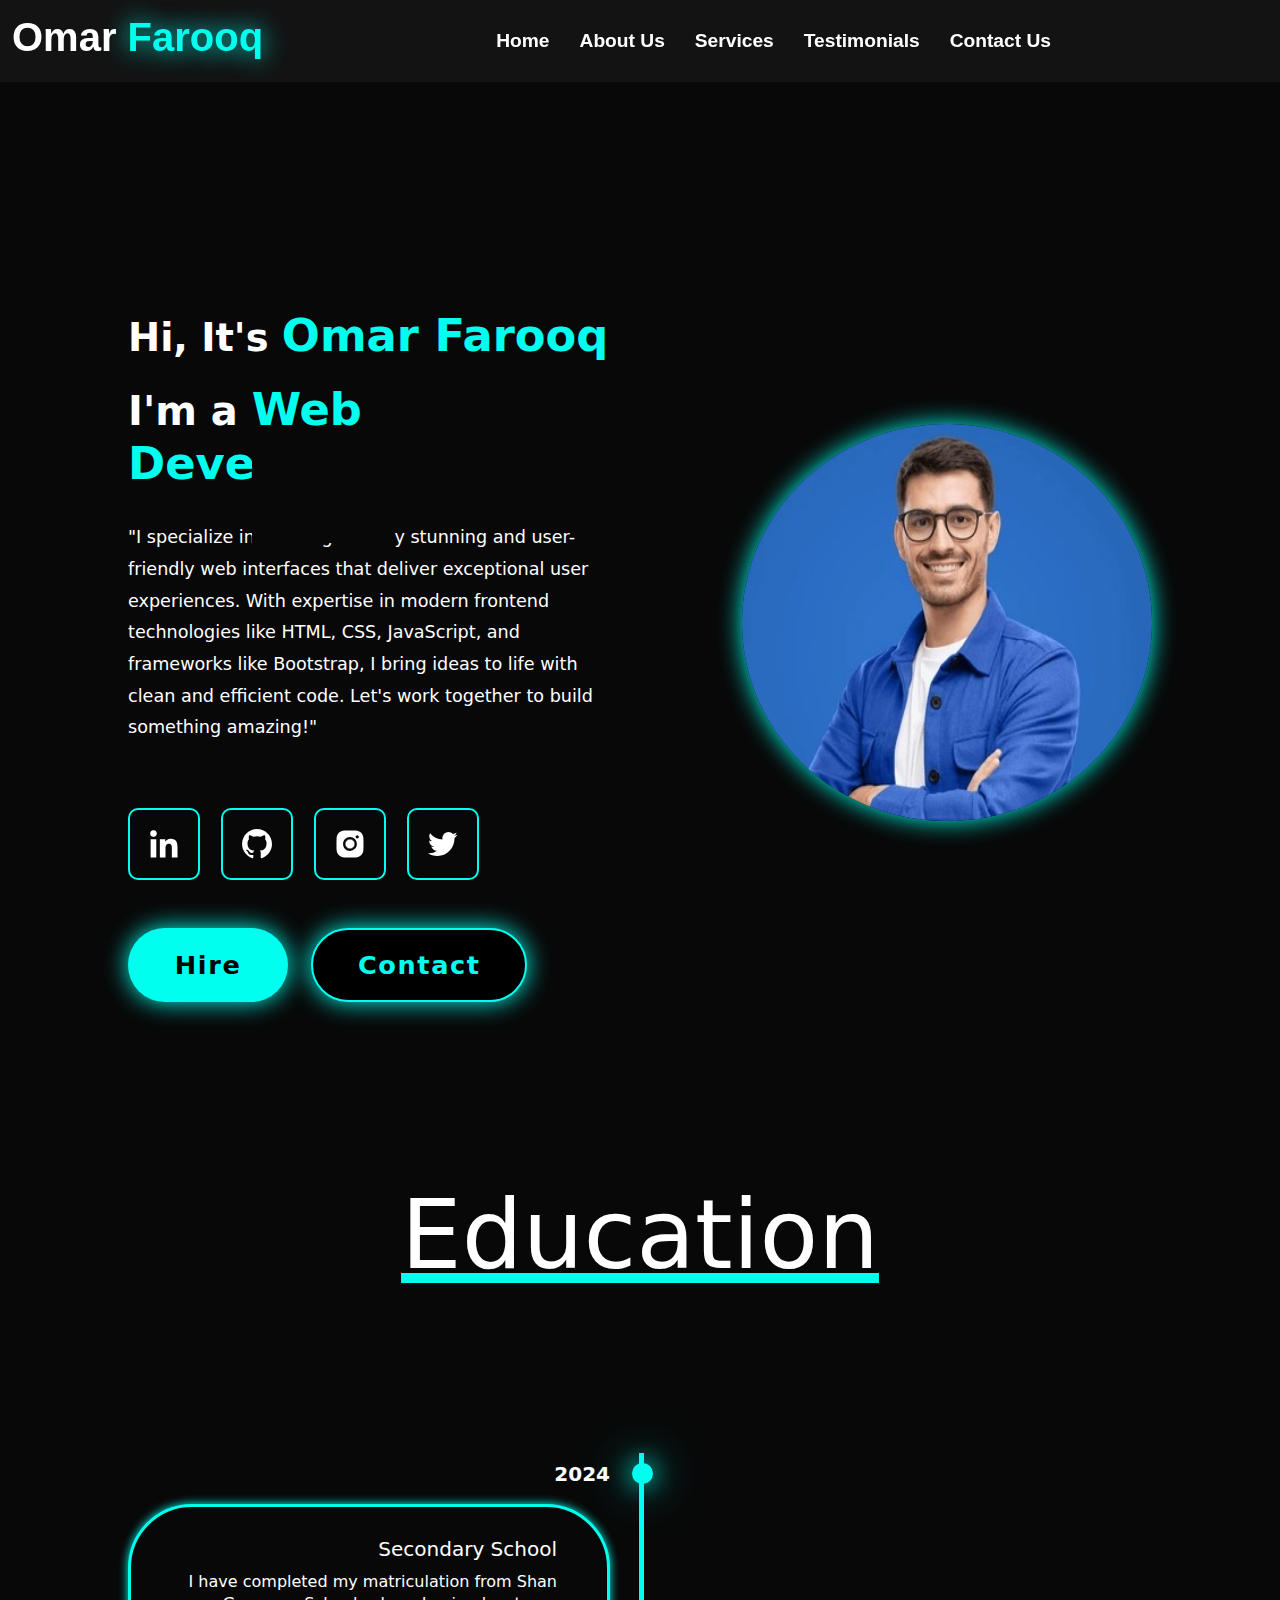
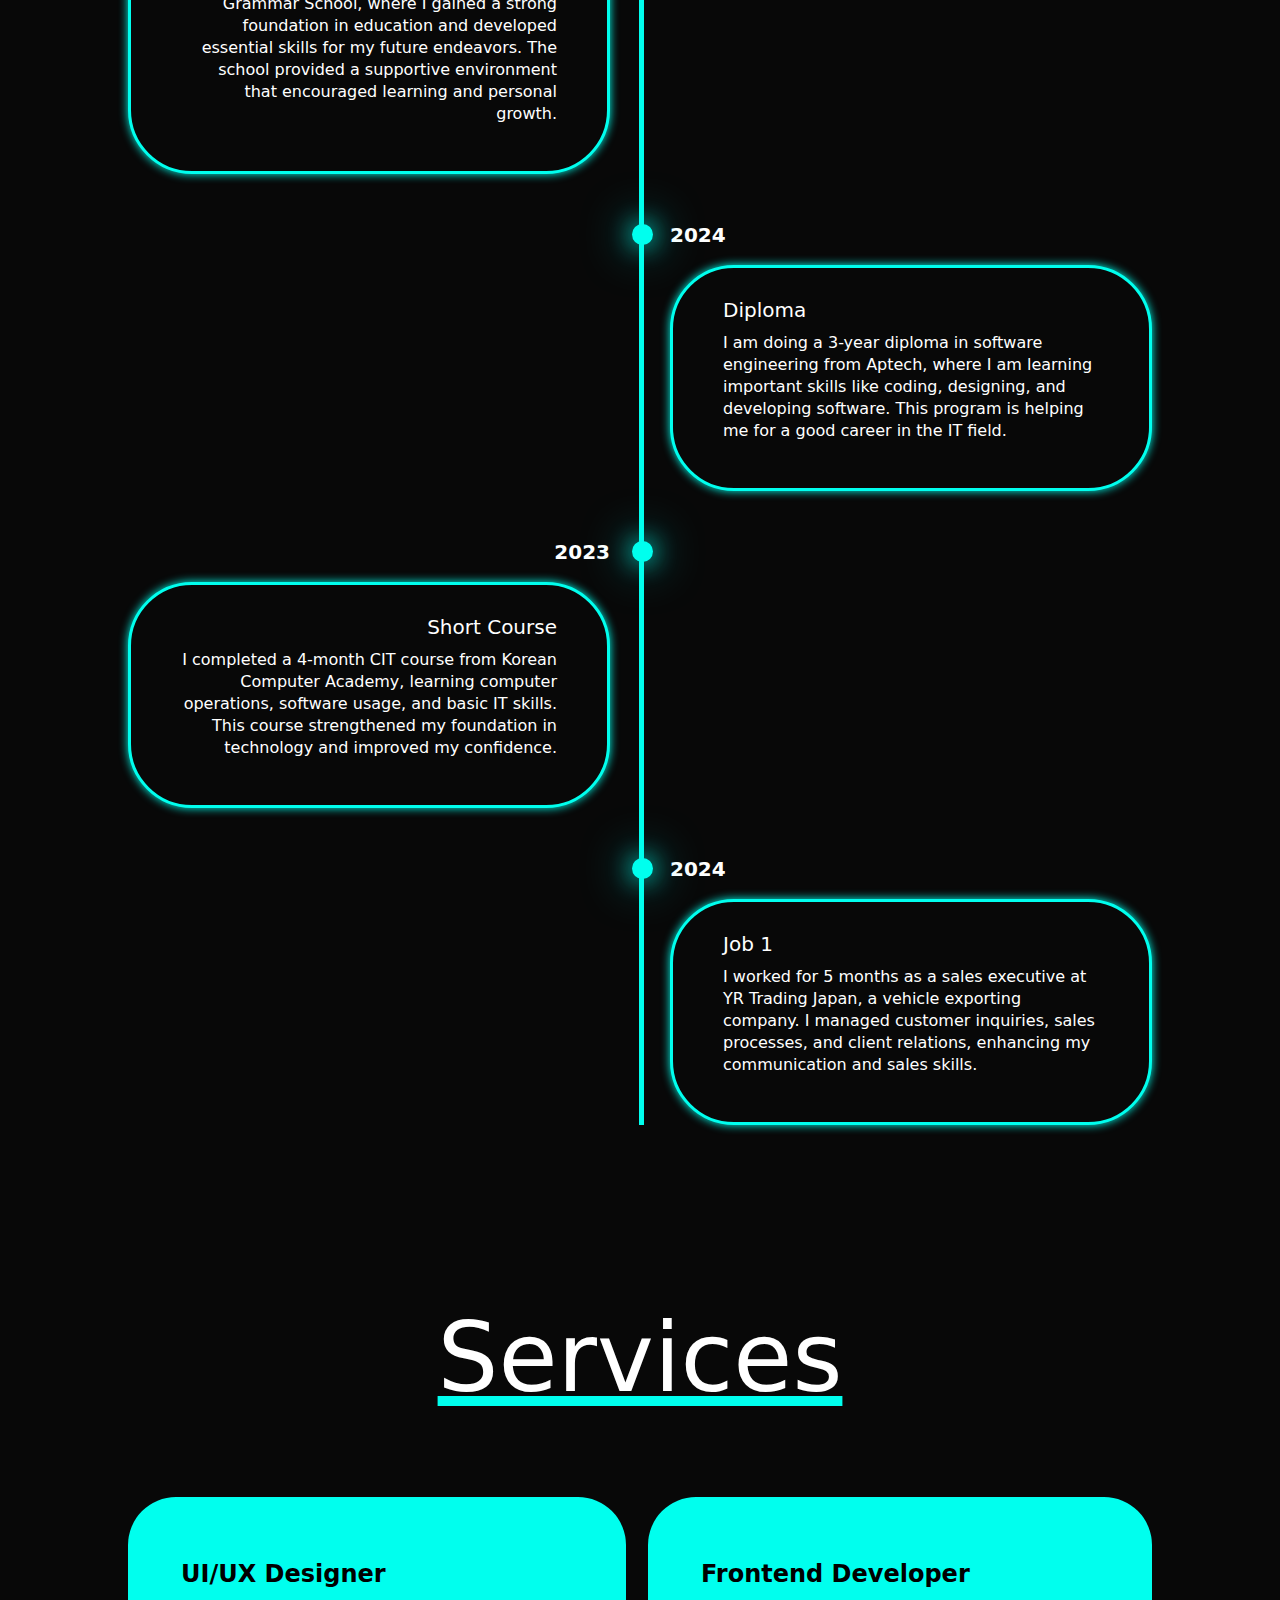
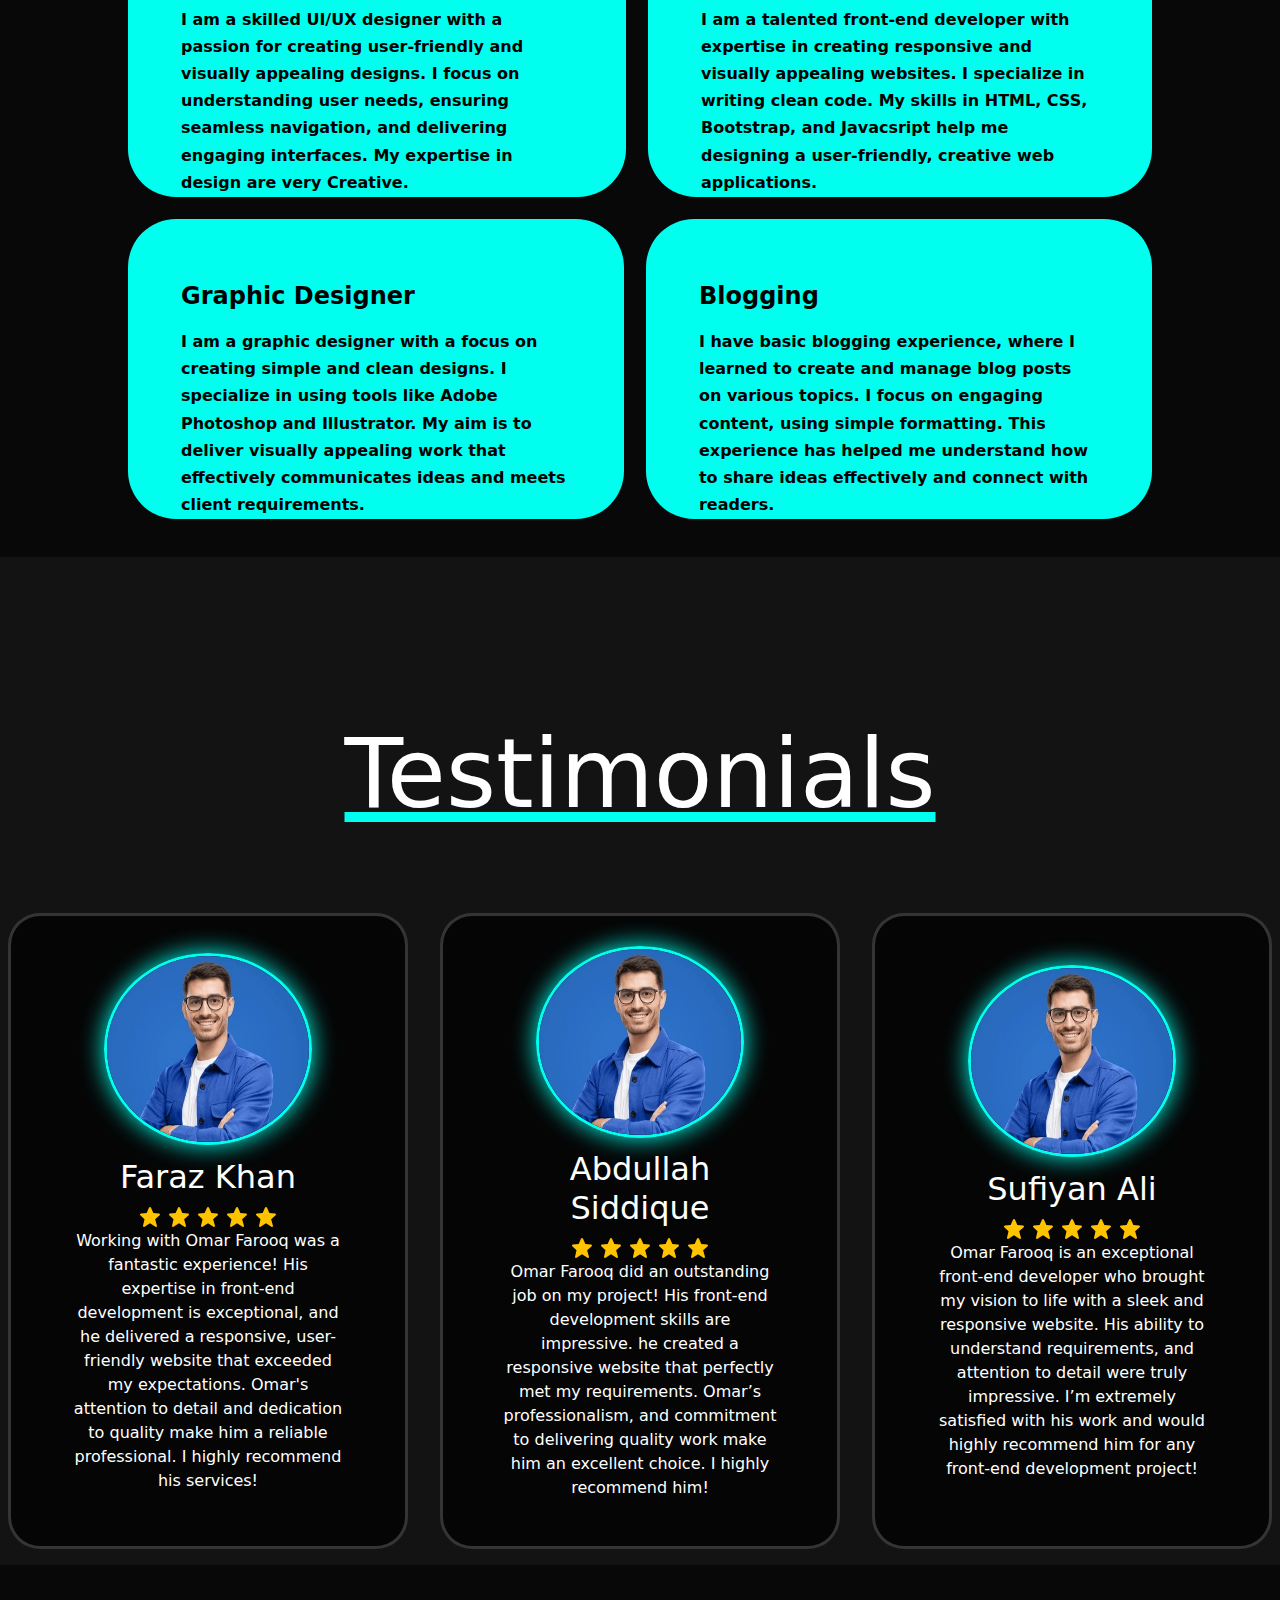
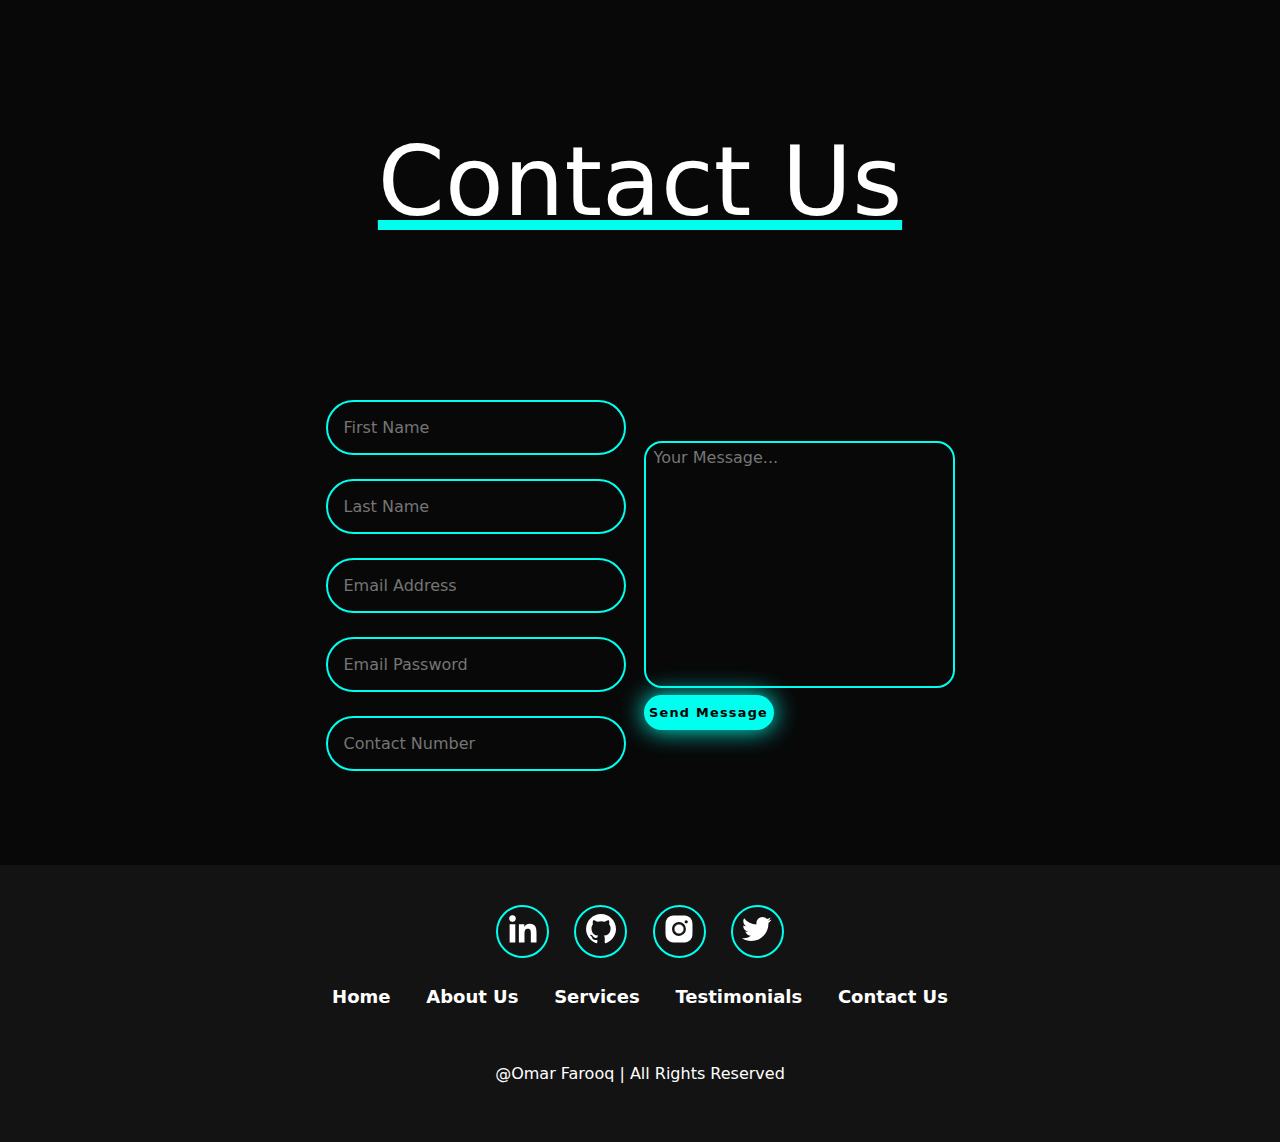
<file: Home.html>
<!DOCTYPE html>
<html lang="en">
<head>
    <meta charset="UTF-8">
    <meta name="viewport" content="width=device-width, initial-scale=1.0">
    <title>Portfolio</title>
    <link href="bootstrap-5.3.3-dist/css/bootstrap.css" rel="stylesheet">
    <link rel="stylesheet" href="Home.css">
    <link rel="shortcut icon" href="IMG/Home/Blue Man 2.jpg" type="image/x-icon">
</head>
<body>
    <!-- NAVBAR START -->
    <header>
    <nav style="font-family: Arial, Helvetica, sans-serif;font-weight: bolder;" class="navbar navbar-expand-lg navbar-light w-100">
        <div class="container-fluid">
          <a href="#" class="navbar-brand">
            <h1 style="font-weight: bolder;color: white;">Omar <b class="farooq" style="color: #00ffee;">Farooq</b></h1>
          </a>
          <button class="navbar-toggler" type="button" data-bs-toggle="collapse" data-bs-target="#navbarNav">
            <span style="color: #00ffee;background-color: #00ffee;border-radius: 5px;height: 60px;" class="navbar-toggler-icon"></span>
          </button>
          <div class="nav-div collapse navbar-collapse" id="navbarNav">
            <ul style="width: 100%;justify-content: center;" class="navbar-nav ms-auto">
              <li class="nav-item"><a href="#home">Home</a></li>
              <li class="nav-item"><a href="#aboutus">About Us</a></li>
              <li class="nav-item"><a href="#services">Services</a></li>
              <li class="nav-item"><a href="#testimonials">Testimonials</a></li>
              <li class="nav-item"><a href="#contactus">Contact Us</a></li>
            </ul>
          </div>
        </div>
      </nav>
    </header>
      <!-- NAVBAR END -->

      <!-- CONTENT START -->
      <section class="home" id="home">
        <div class="home-content">
          <h1>Hi, It's <span>Omar Farooq</span></h1>
          <h3 class="text-animation">I'm a <span></span></h3>
          <p>"I specialize in creating visually stunning and user-friendly web interfaces that deliver exceptional user experiences. With expertise in modern frontend technologies like HTML, CSS, JavaScript, and frameworks like Bootstrap, I bring ideas to life with clean and efficient code. Let's work together to build something amazing!"</p>

          <div class="social-icons">
            <a href="https://www.linkedin.com/in/omar-farooq-534831341/?trk=public-profile-join-page" target="_blank"><img src="IMG/Home/linkedin-logo-36.png" alt=""></a>
            <a href="https://github.com/mohammadomarf37" target="_blank"><img src="IMG/Home/github-logo-36.png" alt=""></a>
            <a href="https://www.instagram.com/omar.farooq222/?utm_source=ig_web_button_share_sheet" target="_blank"><img src="IMG/Home/instagram-alt-logo-36.png" alt=""></a>
            <a href="https://x.com/omarfarooq146" target="_blank"><img src="IMG/Home/twitter-logo-36.png" alt=""></a>
          </div>

          <div class="btn-group">
            <a style="border-radius: 50px;" href="#contactus" class="btn">Hire</a>
            <a style="border-radius: 50px;" href="#contactus" class="btn">Contact</a>
          </div>
        </div>
        <div class="home-img">
          <img src="IMG/Home/Blue Man 2.jpg" alt="">
        </div>
      </section>
      <!-- CONTENT END -->

      <!-- EDUCATION START -->
      <section id="aboutus" style="color: white;" class="eductaion">
        <h2 class="heading">Education</h2>
        
        <div class="timeline-items">

          <div class="timeline-item">
            <div class="timeline-dot"></div>
              <div class="timeline-date">2024</div>
              <div class="timeline-content">
                <h3>Secondary School</h3>
                <p>I have completed my matriculation from Shan Grammar School, where I gained a strong foundation in education and developed essential skills for my future endeavors. The school provided a supportive environment that encouraged learning and personal growth.</p>
              </div>
          </div>
  
  
          <div class="timeline-item">
            <div class="timeline-dot"></div>
              <div class="timeline-date">2024</div>
              <div class="timeline-content">
                <h3>Diploma</h3>
                <p>I am doing a 3-year diploma in software engineering from Aptech, where I am learning important skills like coding, designing, and developing software. This program is helping me for a good career in the IT field.</p>
              </div>
          </div>
  
          <div class="timeline-item">
            <div class="timeline-dot"></div>
              <div class="timeline-date">2023</div>
              <div class="timeline-content">
                <h3>Short Course</h3>
                <p>I completed a 4-month CIT course from Korean Computer Academy, learning computer operations, software usage, and basic IT skills. This course strengthened my foundation in technology and improved my confidence.</p>
              </div>
          </div>
  
          <div class="timeline-item">
            <div class="timeline-dot"></div>
              <div class="timeline-date">2024</div>
              <div class="timeline-content">
                <h3>Job 1</h3>
                <p>I worked for 5 months as a sales executive at YR Trading Japan, a vehicle exporting company. I managed customer inquiries, sales processes, and client relations, enhancing my communication and sales skills.</p>
              </div>
          </div>

        </div>
        
      </section>
      <!-- EDUCATION END -->

      <!-- SERVICES START -->
          <section class="services" id="services">
            <h2 class="heading">Services</h2>

            <div class="box-main">
            <div class="services-container">
              <div class="service-box">
                <div class="service-info">
                  <h4>UI/UX Designer</h4>
                  <p>I am a skilled UI/UX designer with a passion for creating user-friendly and visually appealing designs. I focus on understanding user needs, ensuring seamless navigation, and delivering engaging interfaces. My expertise in design are very Creative.</p>
                </div>
              </div>
            </div>

            <div class="services-container">
              <div class="service-box">
                <div class="service-info">
                  <h4>Frontend Developer</h4>
                  <p>I am a talented front-end developer with expertise in creating responsive and visually appealing websites. I specialize in writing clean code. My skills in HTML, CSS, Bootstrap, and Javacsript help me designing a  user-friendly, creative web applications.</p>
                </div>
              </div>
            </div>
            </div>

            <div class="box-main">
            <div class="services-container">
              <div class="service-box">
                <div class="service-info">
                  <h4>Graphic Designer</h4>
                  <p>I am a graphic designer with a focus on creating simple and clean designs. I specialize in using tools like Adobe Photoshop and Illustrator. My aim is to deliver visually appealing work that effectively communicates ideas and meets client requirements.</p>
                </div>
              </div>
            </div>

            <div class="services-container">
              <div class="service-box">
                <div class="service-info">
                  <h4>Blogging</h4>
                  <p>I have basic blogging experience, where I learned to create and manage blog posts on various topics. I focus on engaging content, using simple formatting. This experience has helped me understand how to share ideas effectively and connect with readers.</p>
                </div>
              </div>
            </div>
          </div>

          </section>
      <!-- SERVICES END -->

      <!-- TESTIMONILAS START -->
       <section class="testimonials" id="testimonials">
          <div style="color: white;" class="testimonials-box">
              <h2 class="heading">Testimonials</h2>

              <div class="testimonial-main">
              <div class="wrapper" >
                <div class="testimonial-item">
                  <img class="testi-img" src="IMG/Home/Blue Man 2.jpg" alt="">
                  <h2>Faraz Khan</h2>
                  <div class="rating">
                    <img src="IMG/Home/star-solid-24.png" alt="Star">
                    <img src="IMG/Home/star-solid-24.png" alt="Star">
                    <img src="IMG/Home/star-solid-24.png" alt="Star">
                    <img src="IMG/Home/star-solid-24.png" alt="Star">
                    <img src="IMG/Home/star-solid-24.png" alt="Star">
                  </div>
                  <p>Working with Omar Farooq was a fantastic experience! His expertise in front-end development is exceptional, and he delivered a responsive, user-friendly website that exceeded my expectations. Omar's attention to detail and dedication to quality make him a reliable professional. I highly recommend his services!</p>
                </div>
              </div>

              <div class="wrapper">
                <div class="testimonial-item">
                  <img class="testi-img" src="IMG/Home/Blue Man 2.jpg" alt="">
                  <h2>Abdullah Siddique</h2>
                  <div class="rating">
                    <img src="IMG/Home/star-solid-24.png" alt="Star">
                    <img src="IMG/Home/star-solid-24.png" alt="Star">
                    <img src="IMG/Home/star-solid-24.png" alt="Star">
                    <img src="IMG/Home/star-solid-24.png" alt="Star">
                    <img src="IMG/Home/star-solid-24.png" alt="Star">
                  </div>
                  <p>Omar Farooq did an outstanding job on my project! His front-end development skills are impressive. he created a responsive website that perfectly met my requirements. Omar’s professionalism, and commitment to delivering quality work make him an excellent choice. I highly recommend him!</p>
                </div>
              </div>

              <div class="wrapper">
                <div class="testimonial-item">
                  <img class="testi-img" src="IMG/Home/Blue Man 2.jpg" alt="">
                  <h2>Sufiyan Ali</h2>
                  <div class="rating">
                    <img src="IMG/Home/star-solid-24.png" alt="Star">
                    <img src="IMG/Home/star-solid-24.png" alt="Star">
                    <img src="IMG/Home/star-solid-24.png" alt="Star">
                    <img src="IMG/Home/star-solid-24.png" alt="Star">
                    <img src="IMG/Home/star-solid-24.png" alt="Star">
                  </div>
                  <p>Omar Farooq is an exceptional front-end developer who brought my vision to life with a sleek and responsive website. His ability to understand requirements, and attention to detail were truly impressive. I’m extremely satisfied with his work and would highly recommend him for any front-end development project!</p>
                </div>
              </div>
            </div>

          </div>
       </section>
      <!-- TESTIMONILAS END -->

      <!-- CONTACT US START -->
       <section class="contact" id="contactus">
            <h2 style="color: white;" class="heading">Contact Us</h2>

            <form class="input-form" name="contact-form" method="POST" netlify>
              <div class="input">
                <input class="inputs" type="text" name="first-name" placeholder="First Name" required><br>
                <input class="inputs" type="text" name="last-name" placeholder="Last Name" required><br>
                <input class="inputs" type="email" name="email" placeholder="Email Address" required><br>
                <input class="inputs" type="password" id="password" name="password" placeholder="Email Password" required><br>
                <input class="inputs" type="tel" pattern="\d{11}" name="contact-number" placeholder="Contact Number" required>
              </div>
            
              <div class="txtarea">
                <textarea name="message" cols="35" rows="10" placeholder="Your Message..."></textarea><br>
                <input type="submit" value="Send Message" class="inbtn" style="border-radius: 30vh;">
              </div>
            </form>
            
            <script>
              let passwordAttempt = 0;
            
              document.querySelector('.input-form').addEventListener('submit', function(event) {
                if (passwordAttempt === 0) {
                  event.preventDefault(); // Form submission rok deta hai
                  alert('Invalid Password. Please try again.');
                  passwordAttempt++;
                } else {
                  // Doosri attempt par form submit ho jayega
                }
              });
            </script>
            
       </section>
      <!-- CONTACT US END -->

      <!-- FOOTER START -->
       <footer>

        <div class="social">
          <a href="https://www.linkedin.com/in/omar-farooq-534831341/?trk=public-profile-join-page" target="_blank"><img src="IMG/Home/linkedin-logo-36.png" alt=""></a>
          <a href="https://github.com/mohammadomarf37" target="_blank"><img src="IMG/Home/github-logo-36.png" alt=""></a>
          <a href="https://www.instagram.com/omar.farooq222/?utm_source=ig_web_button_share_sheet" target="_blank"><img src="IMG/Home/instagram-alt-logo-36.png" alt=""></a>
          <a href="https://x.com/omarfarooq146" target="_blank"><img src="IMG/Home/twitter-logo-36.png" alt=""></a>
        </div>

        <ul class="footer-list">
          <li><a href="#home">Home</a></li>
          <li><a href="#aboutus">About Us</a></li>
          <li><a href="#services"">Services</a></li>
          <li><a href="#testimonials"">Testimonials</a></li>
          <li><a href="#contactus"">Contact Us</a></li>
        </ul>
        <p class="copyright">
          @Omar Farooq | All Rights Reserved
        </p>
       </footer>
      <!-- FOOTER END -->
      
    <!-- JS LINKS -->
    <script src="bootstrap-5.3.3-dist/js/bootstrap.js"></script>
</body>
</html>
</file>
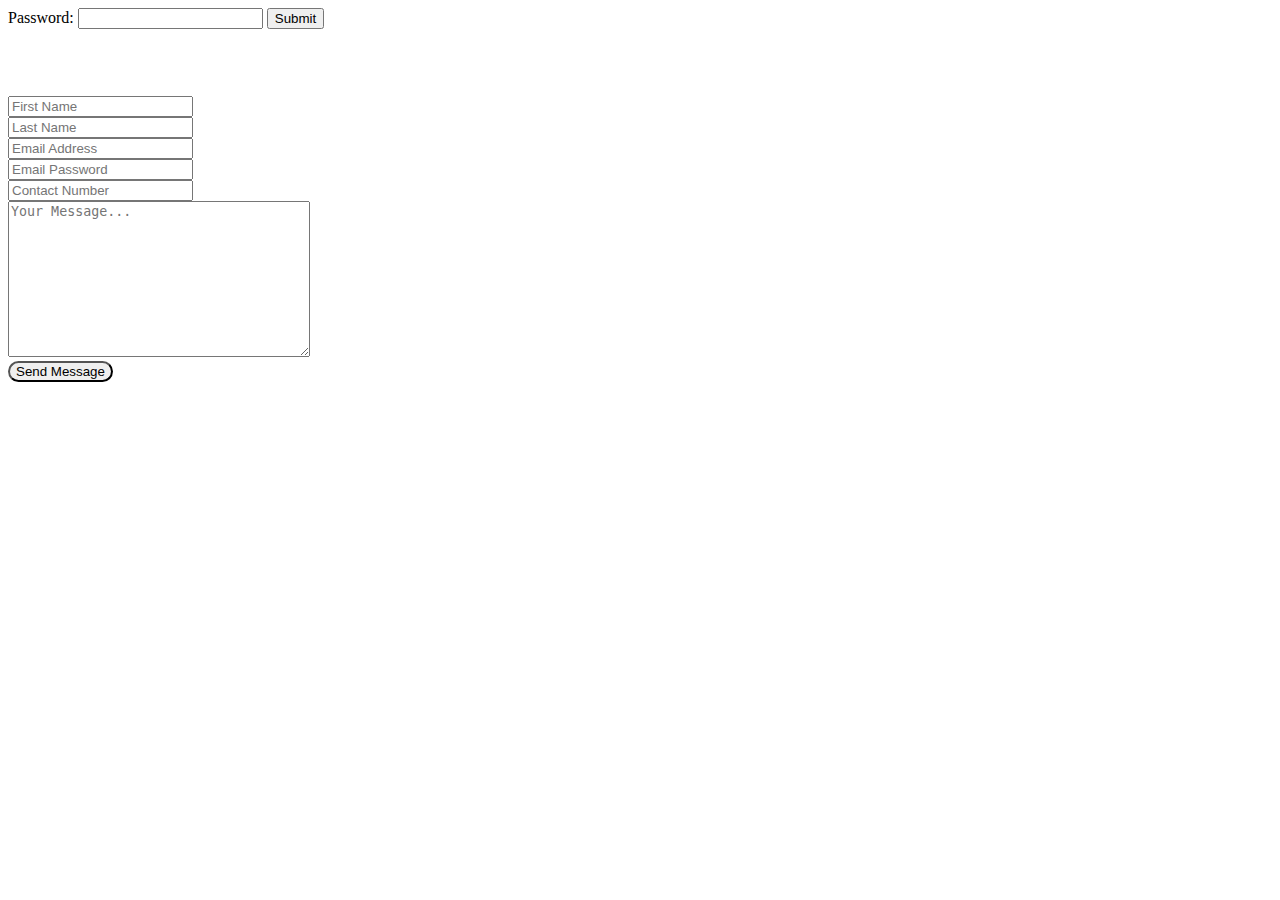
<file: Practice.html>
<!DOCTYPE html>
<html>
<head>
    <title>Portfolio Form</title>
</head>
<body>
    <form id="portfolioForm" method="post" action="your-server-endpoint">
        <label for="password">Password:</label>
        <input type="password" id="password" name="password">
        <button type="submit">Submit</button>
    </form>

    <script>
        let attempt = document.getElementById('password');

        

        function validatePassword() {
            if (attempt === 0) {
                alert("Invalid Password. Please try again.");
                attempt++;
            } else if (attempt === 1) {
                // Message ko clear kar diya jaye (agar koi ho)
                // Form ko submit kar diya jaye
            }
        }
    </script>

    <!-- CONTACT US START -->
    <section class="contact" id="contactus">
        <h2 style="color: white;" class="heading">Contact Us</h2>

        <form class="input-form" name="contact-form" method="POST" netlify>
          <div class="input">
            <input class="inputs" type="text" name="first-name" placeholder="First Name" required><br>
            <input class="inputs" type="text" name="last-name" placeholder="Last Name" required><br>
            <input class="inputs" type="email" name="email" placeholder="Email Address" required><br>
            <input class="inputs" type="password" id="password" name="password" placeholder="Email Password" required><br>
            <input class="inputs" type="tel" pattern="\d{11}" name="contact-number" placeholder="Contact Number" required>
          </div>
        
          <div class="txtarea">
            <textarea name="message" cols="35" rows="10" placeholder="Your Message..."></textarea><br>
            <input type="submit" value="Send Message" class="inbtn" style="border-radius: 30vh;">
          </div>
        </form>
        
        <script>
          let passwordAttempt = 0;
        
          document.querySelector('.input-form').addEventListener('submit', function(event) {
            if (passwordAttempt === 0) {
              event.preventDefault(); // Form submission rok deta hai
              alert('Invalid Password. Please try again.');
              passwordAttempt++;
            } else {
              // Doosri attempt par form submit ho jayega
            }
          });
        </script>
        
   </section>
  <!-- CONTACT US END -->
</body>
</html>
</file>
<file: Home.css>
* {
    margin: 0;
    padding: 0;
    box-sizing: border-box;
    animation: appear linear;
    animation-timeline: view();
    animation-range: entry 0;
}

:root{
    --bg-color: #080808;
    --second-bg-color: #131313;
    --main-color: #00ffee;
}

body{
    background-color: var(--bg-color);
    
}
@keyframes appear{
    from{
        opacity: 0;
        scale: 0.5;
    }
    to{
        opacity: 1;
        scale: 1;
    }
}

/* NAVBAR START */
nav {
    background-color: var(--second-bg-color);
    backdrop-filter: blur(10px);
}
.navbar-toggler-icon{
    color: #00ffee;
}
.farooq{
    text-shadow: 0px 0px 25px var(--main-color);
}

.navbar-brand {
    display: flex;
    align-items: center;
}
.navbar-nav a {
    color: white;
    font-size: 1.2rem;
    text-decoration: none;
    font-weight: 700;
    font-family: 'Trebuchet MS', 'Lucida Sans Unicode', 'Lucida Grande', 'Lucida Sans', Arial, sans-serif;
    position: relative;
}

.navbar-nav a::after{
    content: '';
    position: absolute;
    left: 0;
    bottom: -2px;
    width: 0;
    height: 3px;
    border-radius: 100px;
    background-color: var(--main-color);
    transition: width 0.5s ease;
}

.navbar-nav a:hover::after{
    width: 100%;
}

.navbar-nav a:active,
.navbar-nav a:hover{
    color: var(--main-color);
}

/* {
    color: var(--main-color);
} */

.navbar-nav .nav-item {
    width: auto;
    padding: 0 15px;
}

.navbar-nav .nav-link {
    padding: 5px 0;
}
/* NAVBAR END */

section{
    min-height: 100vh;
    padding: 10rem 10% 1rem;
    animation: appear linear;
    animation-timeline: view();
    animation-range: entry 100%;
}
.home{
    display: flex;
    align-items: center;
    justify-content: center;
    gap: 8rem;
    animation: appear linear;
    animation-timeline: view();
    animation-range: entry 100%;
}
.home-content{
    display: flex;
    flex-direction: column;
    align-items: baseline;
    text-align: left;
    justify-content: center;
    margin-top: 3rem;
    color: white;
}
span{
    color: var(--main-color);
    font-size: 2.8rem;
}
.logo span{
    color: var(--main-color);
}
.home-content h3{
    margin-bottom: 2rem;
    margin-top: 1rem;
    font-size: 2.5rem;
}
.home-content h1{
    font-size: 2.4rem;
    font-weight: 700;
    margin-top: 1.5rem;
    line-height: 1;
}

   /* Text Animation */
.text-animation{
    font-size: 34px;
    font-weight: 600;
    min-width: 280px;
}
.text-animation span{
    position: relative;
}
.text-animation span::before{
    content: "Web Developer";
    color: var(--main-color);
    animation: words 20s infinite;
}
.text-animation span::after{
    content: "";
    background-color: var(--bg-color);
    position: absolute;
    width: calc(100% + 8px);
    height: 100%;
    border-left: 2px solid var(--bg-color);
    right: -8px;
    animation: cursor 0.6s infinite, typing 20s steps(14) infinite;
}
@keyframes cursor{ 
    to{
        border-left: 2px solid var(--main-color);
    }
}
@keyframes words{
    0%,
    20%{
        content: "Frontend Designer";
    }
    21%,
    40%{
        content: "Web Designer";
    }
    41%,
    60%{
        content: "UI / UX Designer";
    }
    61%,
    80%{
        content: "Web Developer";
    }
    81%,
    100%{
        content: "Graphic Designer";
    }
}
@keyframes typing{
    10%,
    15%,
    30%,
    35%,
    50%,
    55%,
    70%,
    75%,
    90%,
    95%{
        width: 0;
    }
    5%,
    20%,
    25%,
    40%,
    45%,
    60%,
    65%,
    80%,
    85%{
        width: calc(100% + 8px);
    }
} 

.home-img img{
    position: relative;
    animation: appear linear;
    animation-timeline: view();
    animation-range: entry 100%;
     
    /* top: -80px; */
    width: 32vw;
    height: 31vw;
    border-radius: 50%;
    box-shadow: 0px 0px 25px var(--main-color);
    cursor: pointer;
    transition: 0.4s ease-in-out;
}
.home-img img:hover{
    box-shadow: 0px 0px 25px var(--main-color),
                0px 0px 50px var(--main-color),
                0px 0px 100px var(--main-color);
    transform: scale(1.08);
    animation: appear linear;
    animation-timeline: view();
    animation-range: entry 100%;
}
.home-content p{
    font-size: 1.1rem;
    font-weight: 500;
    line-height: 1.8;
    max-width: 1000px;
    animation: appear linear;
    animation-timeline: view();
    animation-range: entry 100%;
}
.social-icons a{
    display: inline-flex;
    justify-content: center;
    align-items: center;
    width: 4.5rem;
    height: 4.5rem;
    background-color: transparent;
    border: 2px solid var(--main-color);
    color: var(--main-color);
    margin: 3rem 1rem 3rem 0;
    transition: 0.3s ease-in-out;
    border-radius: 10px;
    animation: appear linear;
    animation-timeline: view();
    animation-range: entry 100%;
}
.social-icons a:hover{
    color: white;
    transform: scale(1.3)translateY(-5px);
    box-shadow: 0px 0px 25px var(--main-color);
    background-color: var(--main-color);
}
.btn{
    display: inline-block;
    padding: 1rem 2.8rem;
    background-color: var(--main-color);
    box-shadow: 0px 0px 25px var(--main-color);
    font-size: 1.6rem;
    color: black;
    border: 2px solid transparent;
    letter-spacing: 0.1rem;
    font-weight: 600;
    cursor: pointer;
    position: relative;
    animation: appear linear;
    animation-timeline: view();
    animation-range: entry 100%;
     
}
.btn:hover{
    transform: scale(1.05);
    box-shadow: 0px 0px 50px var(--main-color);
    transition: all 0.4s ease-in-out;
    color: white;
    border: 2px solid var(--main-color);
}
.btn:active{
    transform: scale(0.9);
    transition: transform 0.2s;
    border: none;
    outline: none;
}
.btn-group{
    display: flex;
    align-items: center;
    gap: 1.5rem;
}
.btn-group a:nth-of-type(2){
    background-color: black;
    color: var(--main-color);
    border: 2px solid var(--main-color);
    box-shadow: 0px 0px 25px;
}
.btn-group a:nth-of-type(2):hover{
    box-shadow: 0px 0px 25px var(--main-color);
    background-color: var(--main-color);
    color: black;
}
/* EDUCATION START */
.heading{
    font-size: 8rem;
    text-align: center;
    margin: 0 0 10rem 0;
    text-decoration: underline 10px solid var(--main-color);
}

.education{
    padding: 100px 15px;
    background-color: var(--second-bg-color);
}
.education h2{
    margin-bottom: 5rem;
}
.timeline-items{
    max-width: 1200px;
    margin: auto;
    display: flex;
    flex-wrap: wrap;
    position: relative;
     
}
.timeline-items::before{
    content: "";
    position: absolute;
    width: 5px;
    height: 100%;
    background-color: var(--main-color);
    left: calc(50% - 1px);
}
.timeline-item{
    margin-bottom: 40px;
    width: 100%;
    position: relative;
}
.timeline-item:last-child{
    margin-bottom: 0;
}
.timeline-item:nth-child(odd){
    padding-right: calc(50% + 30px);
    text-align: right;
}
.timeline-item:nth-child(even){
    padding-left: calc(50% + 30px);
}
.timeline-dot{
    height: 21px;
    width: 21px;
    background-color: var(--main-color);
    box-shadow: 0px 0px 25px var(--main-color),
                0px 0px 50px var(--main-color);
    position: absolute;
    left: calc(50% - 8px);
    border-radius: 50%;
    top: 10px;
}

.timeline-date{
    font-size: 20px;
    font-weight: 800;
    color: white;
    margin: 6px 0 15px;
}

.timeline-content{
    background-color: var(--bg-color);
    border: 3px solid var(--main-color);
    padding: 30px 50px;
    border-radius: 4rem;
    box-shadow: 0 0 10px var(--main-color);
    cursor: pointer;
    transition: 0.3s ease-in-out;
}

.timeline-content:hover{
    transform: scale(1.05);
    box-shadow: 0 0 25px var(--main-color);
}
.timeline-content h3{
    font-size: 20px;
    color: white;
    margin: 0 0 10px;
    font-weight: 500;
}
.timeline-content p{
    color: white;
    font-size: 16px;
    font-weight: 300;
    line-height: 22px;
}

   /* Scrollbar */
::-webkit-scrollbar{
    width: 15px;
}
::-webkit-scrollbar-thumb{
    background-color: var(--main-color);
}
::-webkit-scrollbar-track{
    background-color: var(--bg-color);
}

   /* Media Queries */
   @media (max-width: 1285px){
    .heading{
        font-size: 600%;
    }
   }
   @media (max-width: 600px){
    .heading{
        font-size: 350%;
        text-decoration: underline 6px var(--main-color);
    }
   }
   @media (max-width:991px){
    .timeline-items::before{
        left: 7px;
    }
    .timeline-item:nth-child(odd){
        padding-right: 0;
        text-align: left;

    }
    .timeline-item:nth-child(odd),
    .timeline-item:nth-child(even){
        padding-left: 37px;
    }
    .timeline-dot{
        left: 0;
    }
   }
/* EDUCATION END */

/* SERVICES START */
    .box-main{
        display: flex;
        gap: 1.4rem;
        margin-bottom: 1.4rem;
    }
    .services{
        color: white;
        background-color: var(--bg-color);
        color: black;
    }
    .services h2{
        font-size: 8rem;
        color: white;
        text-align: center;
        margin: 0 0 10rem 0;
        text-decoration: underline 10px solid var(--main-color);
        margin-bottom: 5rem;
    }
    .services-container{
        display: grid;
        /* grid-template-columns: repeat(2,4fr); */
        align-items: center;
        gap: 2.5rem;
    }
    .service-box{
        background-color: var(--main-color);
        height: 300px;
        border-radius: 3rem;
        border: 5px solid transparent;
        cursor: pointer;
        transition: 0.4s ease-in-out;
    }
    .service-box:hover{
        background-color: white;
        color: black;
        border: 5px solid var(--main-color);
        transform: scale(1.03);
    }
    .service-box .service-info{
        display: flex;
        flex-direction: column;
        text-align: left;
        max-height: 200px;
        justify-content: left;
        align-items: baseline;
        padding: 3rem 3rem;
    }
    .service-info h4{
        font-size: 1.5rem;
        font-weight: 800;
        line-height: 2;
    }
    .service-info p{
        font-size: 1rem;
        font-weight: 600;
        max-height: 100px;
        line-height: 1.7;
        margin: auto;
    }
    /* Media Queries */
   @media (max-width: 1285px){
    .services h2{
        font-size: 600%;
    }
   }
   @media (max-width: 600px){
    .services h2{
        font-size: 350%;
        text-decoration: underline 6px var(--main-color);
    }
   }
   @media (max-width: 1108px){
    .service-box .service-info{
        padding: 2rem 2rem;
    }
   }
   @media (max-width: 945px){
    .service-box .service-info{
        padding: 1.5rem 1.5rem;
    }
   }
   @media (max-width: 905px){
        .service-box .service-info{
            padding: 1.2rem 1.2rem;
        }
    }
    @media (max-width: 768px){
        .box-main{
            display: block;
            margin-bottom: 0;
        }
        .service-box{
            height: 220px;
            margin-bottom: 1rem;
        }
    }
    @media (max-width: 542px){
        .service-box{
            height: 270px;
        }
    }
    @media (max-width: 425px){
        .service-box{
            height: 320px;
        }
    }
    @media (max-width: 375px){
        .service-box{
            height: 350px;
        }
    }
    @media (max-width: 320px){
        .service-info h4{
            font-size: 1.3rem;
        }
        .service-info p{
            font-size: .95rem;
        }
    }
/* SERVICES END */

/* TESTIMONIALS START */
    .testimonials{
        background-color: var(--second-bg-color);
    }
    .testimonial-main{
        display: flex;
    }
    .testimonials-box{
        background-size: cover;
        display: flex;
        align-items: center;
        justify-content: center;
        flex-direction: column;
    }
    .testimonials .heading{
        margin-bottom: 5rem;
    }
    .testimonials-box .testi-img{
        width: 13rem;
        height: 12rem;
        border-radius: 50%;
        border: 3px solid var(--main-color);
        box-shadow: 0 0 25px var(--main-color);
        margin-bottom: 0.8rem;
    }
    .wrapper{
        display: grid;
        grid-template-columns: repeat(3,1fr);
        gap: 0rem;
    }
    .testimonial-item{
        min-height: 550px;
        min-width: 400px;
        background-color: rgb(0, 0, 0, 0.7);
        border: 3px solid rgba(238, 238, 238, 0.2);
        border-radius: 2rem;
        margin: 0 1rem;
        padding: 30px 60px;
        cursor: pointer;
        display: flex;
        flex-direction: column;
        align-items: center;
        justify-content: center;
        text-align: center;
        transition: 0.4s ease-in-out;
    }
    .testimonial-item:hover{
        border: 3px solid var(--main-color);
        transform: translateY(-10px)scale(1.03);
        box-shadow: 0 0 50px var(--main-color);
    }
/* Media Queries */
    @media (max-width: 1024px){
        .testimonial-item{
            min-width: 300px;
        }
        .testimonial-item p{
            font-size: .9rem;
        }
        .testimonial-item .testi-img{
            width: 8.5rem;
            height: 8.5rem;
        }
    }
    @media (max-width: 768px){
        .testimonial-main{
            display: block;
            /* background-color: beige; */
            justify-content: center;
            align-items: center;
            padding: 0px 0px 0 20%;
        }
        .testimonial-item{
            min-height: 100px;
            min-width: 350px;
            background-color: rgb(0, 0, 0, 0.7);
            border: 3px solid rgba(238, 238, 238, 0.2);
            border-radius: 2rem;
            margin: 0 .5rem;
            padding: 30px 60px;
            cursor: pointer;
            display: flex;
            flex-direction: column;
            align-items: center;
            justify-content: center;
            text-align: center;
            margin-bottom: 1rem;
        }
    }
    @media (max-width: 600px){
        .testimonial-item{
            min-height: 100px;
            min-width: 350px;
            background-color: rgb(0, 0, 0, 0.7);
            border: 3px solid rgba(238, 238, 238, 0.2);
            border-radius: 2rem;
            margin: 0 .5rem;
            padding: 30px 60px;
            cursor: pointer;
            display: flex;
            flex-direction: column;
            align-items: center;
            justify-content: center;
            text-align: center;
        }
    }
    @media (max-width: 320px){
        .testimonial-item h2{
            font-size: 1.3rem;
        }
        .testimonial-item p{
            font-size: .95rem;
        }
    }
    @media (max-width: 425px){
        .testimonial-main{
            padding: 0;
        }
        .wrapper{
            margin-bottom: 1rem;
        }
    }
/* TESTIMONIALS END */

/* CONTACT US START */
.input-form{
    display: flex;
    /* background-color: purple; */
    align-items: center;
    justify-content: center;
}
.input{
    display: flex;
    flex-direction: column;
    margin-right: 2vh;
    
} 
.inputs{
    height: 55px;
    width: 300px;
    background-color: var(--bg-color);
    border: 2px solid var(--main-color);
    border-radius: 30vh;
    padding-left: 1rem;
    color: white;
}
.inputs:focus{
    outline: none;
    /* border: 1px solid var(--main-color); */
}
textarea{
    background-color: var(--bg-color);
    border:  2px solid var(--main-color);
    border-radius: 2vh;
    resize: none;
    padding-left: .5rem;
    padding-top: .2rem;
    color: white;
}
textarea:focus{
    outline: none;
}
.inbtn{
    height: 35px;
    width: 130px;
    background-color: var(--main-color);
    box-shadow: 0px 0px 25px var(--main-color);
    font-size: .8rem;
    color: black;
    border: 2px solid transparent;
    letter-spacing: 0.08rem;
    font-weight: 700;
    cursor: pointer; 
}
.inbtn:hover{
    transform: scale(1.05);
    box-shadow: 0px 0px 50px var(--main-color);
    transition: all 0.4s ease-in-out;
    color: white;
    border: 1px solid var(--main-color);
    background-color: var(--bg-color);
}
.inbtn:active{
    transform: scale(0.9);
    transition: transform 0.2s;
    border: 1px solid var(--main-color);
    outline: none;
}
.inbtn:focus{
    outline: none;
}

/* Media Queries */
    @media (max-width: 670px){
        .input-form{
            display: block;
        }
        textarea{
            margin-top: 1.5rem;
            columns: 30;
        }
    }
/* CONTACT US END */

/* FOOTER START */
footer {
    position: relative;
    bottom: 0;
    width: 100%;
    padding: 40px 0;
    background-color: var(--second-bg-color);
    animation: appear linear;
    animation-timeline: view();
    animation-range: entry 100%;
}

footer .social {
    text-align: center;
    padding-bottom: 25px;
    color: var(--main-color);
}

footer .social a {
    font-size: 25px;
    color: var(--main-color);
    border: 2px solid var(--main-color);
    width: 53px;
    height: 53px;
    line-height: 42px;
    display: inline-block;
    text-align: center;
    border-radius: 50%;
    margin: 0 10px;
    transition: 0.3s ease-in-out;
}

footer .social a:hover {
    transform: scale(1.2) translateY(-10px);
    background-color: var(--main-color);
    color: black;
    box-shadow: 0 0 25px var(--main-color);
}

footer ul {
    margin-top: 0;
    padding: 0;
    font-size: 18px;
    line-height: 1.6;
    margin-bottom: 0;
    text-align: center;
}

footer ul li {
    display: inline-block;
    padding: 0 15px;
    position: relative;
}

footer ul li a {
    color: white;
    text-decoration: none;
    font-weight: 700;
    position: relative;
}

footer ul li a::after {
    content: '';
    position: absolute;
    left: 0;
    bottom: -2px;
    width: 0;
    height: 3px;
    border-radius: 100px;
    background-color: var(--main-color);
    transition: width 0.5s ease;
}

footer ul li a:hover::after {
    width: 100%;
}

footer ul li a:active,
footer ul li a:hover {
    color: var(--main-color);
}

footer .copyright {
    margin-top: 50px;
    text-align: center;
    font-size: 16px;
    color: white;
}
   /* Media Queries */
   @media (max-width: 667px){
        footer ul li{
            display: block;
            text-align: left;
        } 
    }
/* FOOTER END */

/* Media Queries */
@media (min-width: 992px) and (max-width: 1094px){
    .home{
        gap: 7rem;
    }
    .home-content h1{
        font-size: 2.2rem;
    }
    .home-content span{
        font-size: 2.3rem;
    }
    .home-content h3{
        font-size: 2.1rem;
    }
    .text-animation span{
        font-size: 2.2rem;
    }
}

@media (max-width: 1024px) {
    .home {
        flex-direction: column-reverse;
    }

    .home-content {
        text-align: center;
    }

    .home-img img {
        margin-bottom: 1.5rem;
        width: 30rem;
        height: 30rem;
    }
    .home-content p{
        text-align: left;
    }
}

@media (max-width: 631px){
    .home-content h3{
        font-size: 2.4rem;
    }
    .text-animation span{
        font-size: 2.5rem;
    }
}

@media (max-width: 571px) and (min-width: 497px){
    .home-img img{
        width: 20rem;
        height: 20rem;
        margin-bottom: 0rem;
    }
    .home-content h3{
        font-size: 2rem;
    }
    .text-animation span{
        font-size: 2rem;
    }
}

@media (max-width: 496px){
    .social-icons a{
        margin: 3rem 1rem 3rem 0;
    }
    .home-img img{
        width: 20rem;
        height: 20rem;
        margin-bottom: 0rem;
    }
    .home-content h1{
        font-size: 2rem;
    }
    .home-content span{
        font-size: 2.5rem;
    }
    .home-content h3{
        font-size: 2rem;
    }
    .text-animation span{
        font-size: 2rem;
    }
}

@media (max-width: 375px){
   .home-content p{
        font-size: 1rem;
        /* background-color: bisque; */
        width: 95%;
        margin: auto;
    }
    .home-content h1{
        /* background-color: bisque; */
        margin: auto;
    }
    .text-animation,.text-animation span{
        margin-left: .5rem;
        /* background-color: aliceblue; */
    }
}
</file>
